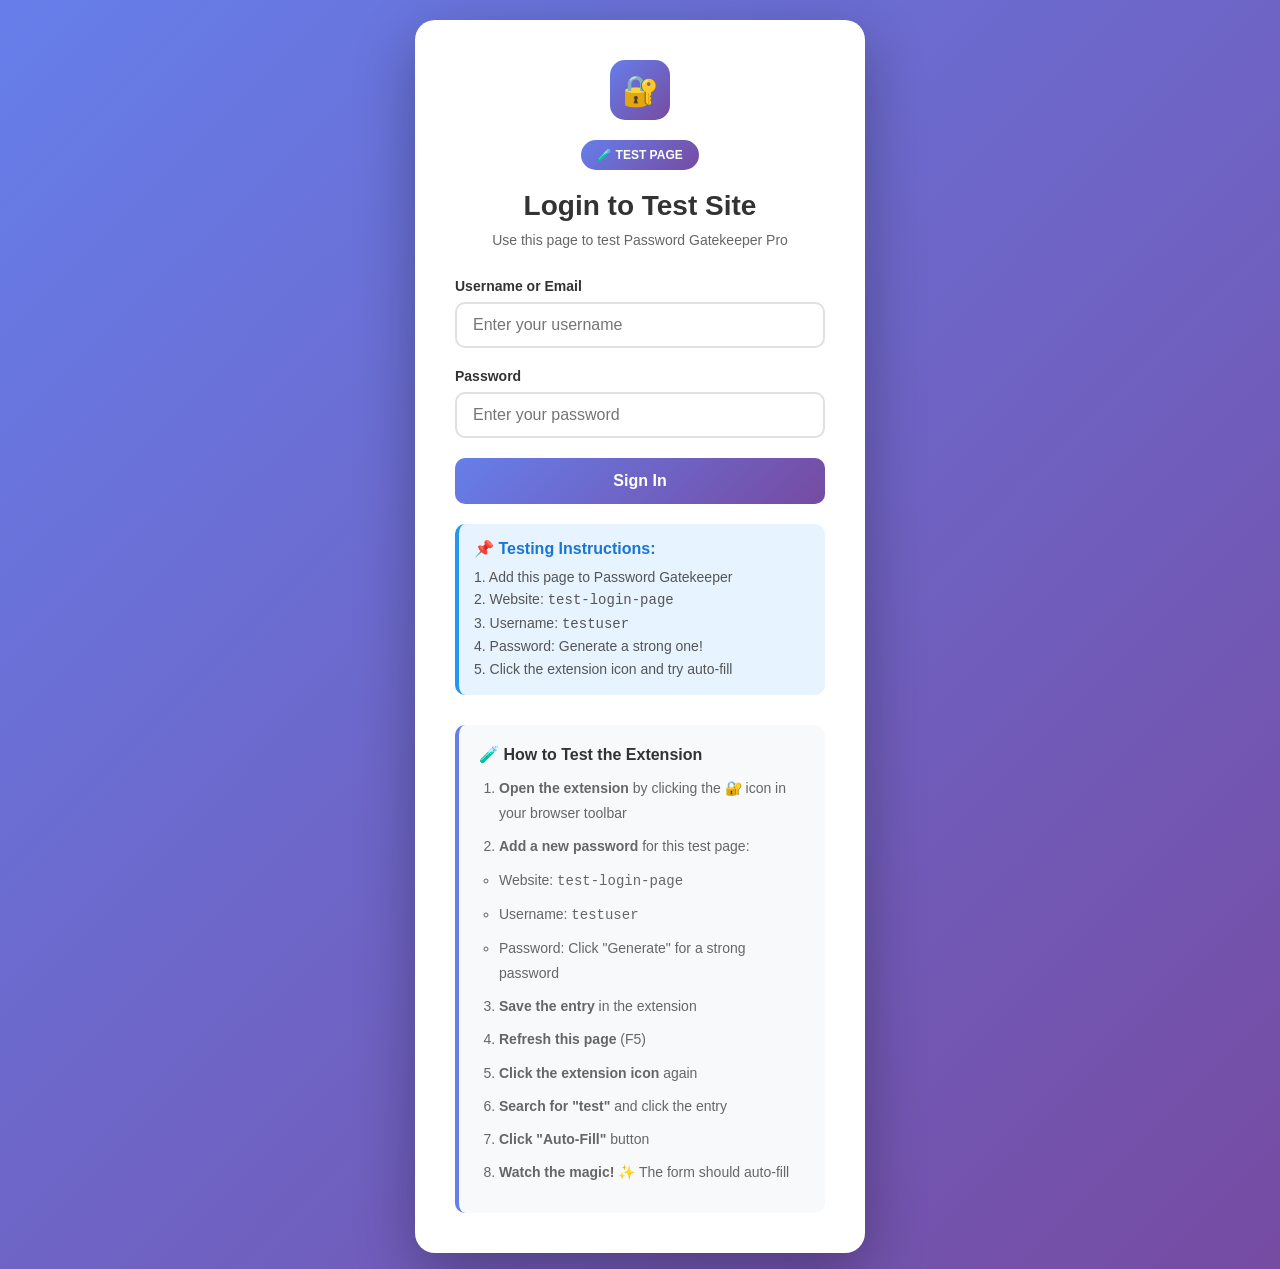
<file: test_login_page.html>
<!DOCTYPE html>
<html lang="en">
<head>
    <meta charset="UTF-8">
    <meta name="viewport" content="width=device-width, initial-scale=1.0">
    <title>Password Gatekeeper - Test Login Page</title>
    <style>
        * {
            margin: 0;
            padding: 0;
            box-sizing: border-box;
        }

        body {
            font-family: 'Segoe UI', Tahoma, Geneva, Verdana, sans-serif;
            background: linear-gradient(135deg, #667eea 0%, #764ba2 100%);
            min-height: 100vh;
            display: flex;
            justify-content: center;
            align-items: center;
            padding: 20px;
        }

        .container {
            background: white;
            border-radius: 20px;
            box-shadow: 0 20px 60px rgba(0, 0, 0, 0.3);
            padding: 40px;
            max-width: 450px;
            width: 100%;
        }

        .header {
            text-align: center;
            margin-bottom: 30px;
        }

        .header h1 {
            color: #333;
            font-size: 28px;
            margin-bottom: 10px;
        }

        .header p {
            color: #666;
            font-size: 14px;
        }

        .test-badge {
            background: linear-gradient(135deg, #667eea 0%, #764ba2 100%);
            color: white;
            padding: 8px 16px;
            border-radius: 20px;
            font-size: 12px;
            font-weight: bold;
            display: inline-block;
            margin-bottom: 20px;
        }

        .form-group {
            margin-bottom: 20px;
        }

        label {
            display: block;
            color: #333;
            font-weight: 600;
            margin-bottom: 8px;
            font-size: 14px;
        }

        input {
            width: 100%;
            padding: 12px 16px;
            border: 2px solid #e0e0e0;
            border-radius: 10px;
            font-size: 16px;
            transition: all 0.3s ease;
        }

        input:focus {
            outline: none;
            border-color: #667eea;
            box-shadow: 0 0 0 3px rgba(102, 126, 234, 0.1);
        }

        .btn {
            width: 100%;
            padding: 14px;
            background: linear-gradient(135deg, #667eea 0%, #764ba2 100%);
            color: white;
            border: none;
            border-radius: 10px;
            font-size: 16px;
            font-weight: 600;
            cursor: pointer;
            transition: transform 0.2s ease, box-shadow 0.2s ease;
        }

        .btn:hover {
            transform: translateY(-2px);
            box-shadow: 0 10px 20px rgba(102, 126, 234, 0.3);
        }

        .btn:active {
            transform: translateY(0);
        }

        .instructions {
            background: #f8f9fa;
            border-left: 4px solid #667eea;
            padding: 20px;
            border-radius: 10px;
            margin-top: 30px;
        }

        .instructions h3 {
            color: #333;
            font-size: 16px;
            margin-bottom: 12px;
        }

        .instructions ol {
            margin-left: 20px;
            color: #666;
            font-size: 14px;
            line-height: 1.8;
        }

        .instructions li {
            margin-bottom: 8px;
        }

        .extension-icon {
            width: 60px;
            height: 60px;
            background: linear-gradient(135deg, #667eea 0%, #764ba2 100%);
            border-radius: 15px;
            display: flex;
            align-items: center;
            justify-content: center;
            margin: 0 auto 20px;
            font-size: 30px;
        }

        .success-message {
            background: #d4edda;
            border: 1px solid #c3e6cb;
            color: #155724;
            padding: 12px;
            border-radius: 10px;
            margin-top: 20px;
            display: none;
        }

        .info-box {
            background: #e7f3ff;
            border-left: 4px solid #2196F3;
            padding: 15px;
            border-radius: 10px;
            margin-top: 20px;
        }

        .info-box strong {
            color: #1976D2;
        }

        .info-box p {
            color: #555;
            font-size: 14px;
            margin-top: 8px;
            line-height: 1.6;
        }
    </style>
</head>
<body>
    <div class="container">
        <div class="extension-icon">🔐</div>
        
        <div class="header">
            <span class="test-badge">🧪 TEST PAGE</span>
            <h1>Login to Test Site</h1>
            <p>Use this page to test Password Gatekeeper Pro</p>
        </div>

        <form id="loginForm" onsubmit="handleSubmit(event)">
            <div class="form-group">
                <label for="username">Username or Email</label>
                <input 
                    type="text" 
                    id="username" 
                    name="username" 
                    placeholder="Enter your username"
                    autocomplete="username"
                >
            </div>

            <div class="form-group">
                <label for="password">Password</label>
                <input 
                    type="password" 
                    id="password" 
                    name="password" 
                    placeholder="Enter your password"
                    autocomplete="current-password"
                >
            </div>

            <button type="submit" class="btn">Sign In</button>
        </form>

        <div class="success-message" id="successMessage">
            ✅ Form submitted successfully! Check console for details.
        </div>

        <div class="info-box">
            <strong>📌 Testing Instructions:</strong>
            <p>
                1. Add this page to Password Gatekeeper<br>
                2. Website: <code>test-login-page</code><br>
                3. Username: <code>testuser</code><br>
                4. Password: Generate a strong one!<br>
                5. Click the extension icon and try auto-fill
            </p>
        </div>

        <div class="instructions">
            <h3>🧪 How to Test the Extension</h3>
            <ol>
                <li><strong>Open the extension</strong> by clicking the 🔐 icon in your browser toolbar</li>
                <li><strong>Add a new password</strong> for this test page:
                    <ul style="margin-top: 8px;">
                        <li>Website: <code>test-login-page</code></li>
                        <li>Username: <code>testuser</code></li>
                        <li>Password: Click "Generate" for a strong password</li>
                    </ul>
                </li>
                <li><strong>Save the entry</strong> in the extension</li>
                <li><strong>Refresh this page</strong> (F5)</li>
                <li><strong>Click the extension icon</strong> again</li>
                <li><strong>Search for "test"</strong> and click the entry</li>
                <li><strong>Click "Auto-Fill"</strong> button</li>
                <li><strong>Watch the magic!</strong> ✨ The form should auto-fill</li>
            </ol>
        </div>
    </div>

    <script>
        function handleSubmit(event) {
            event.preventDefault();
            
            const username = document.getElementById('username').value;
            const password = document.getElementById('password').value;
            
            console.log('=== Form Submission ===');
            console.log('Username:', username);
            console.log('Password:', password ? '***' + password.slice(-3) : '(empty)');
            console.log('Password Length:', password.length);
            
            const successMsg = document.getElementById('successMessage');
            successMsg.style.display = 'block';
            
            setTimeout(() => {
                successMsg.style.display = 'none';
            }, 3000);
        }

        // Detect when fields are auto-filled
        const usernameField = document.getElementById('username');
        const passwordField = document.getElementById('password');

        const observer = new MutationObserver(() => {
            if (usernameField.value || passwordField.value) {
                console.log('🎉 Auto-fill detected!');
                console.log('Username field:', usernameField.value ? 'Filled' : 'Empty');
                console.log('Password field:', passwordField.value ? 'Filled' : 'Empty');
            }
        });

        observer.observe(usernameField, { attributes: true, attributeFilter: ['value'] });
        observer.observe(passwordField, { attributes: true, attributeFilter: ['value'] });

        // Also listen for input events
        usernameField.addEventListener('input', () => {
            console.log('Username changed:', usernameField.value);
        });

        passwordField.addEventListener('input', () => {
            console.log('Password changed: ***');
        });

        console.log('🔐 Password Gatekeeper Test Page Loaded');
        console.log('📝 This page is ready for auto-fill testing');
    </script>
</body>
</html>
</file>
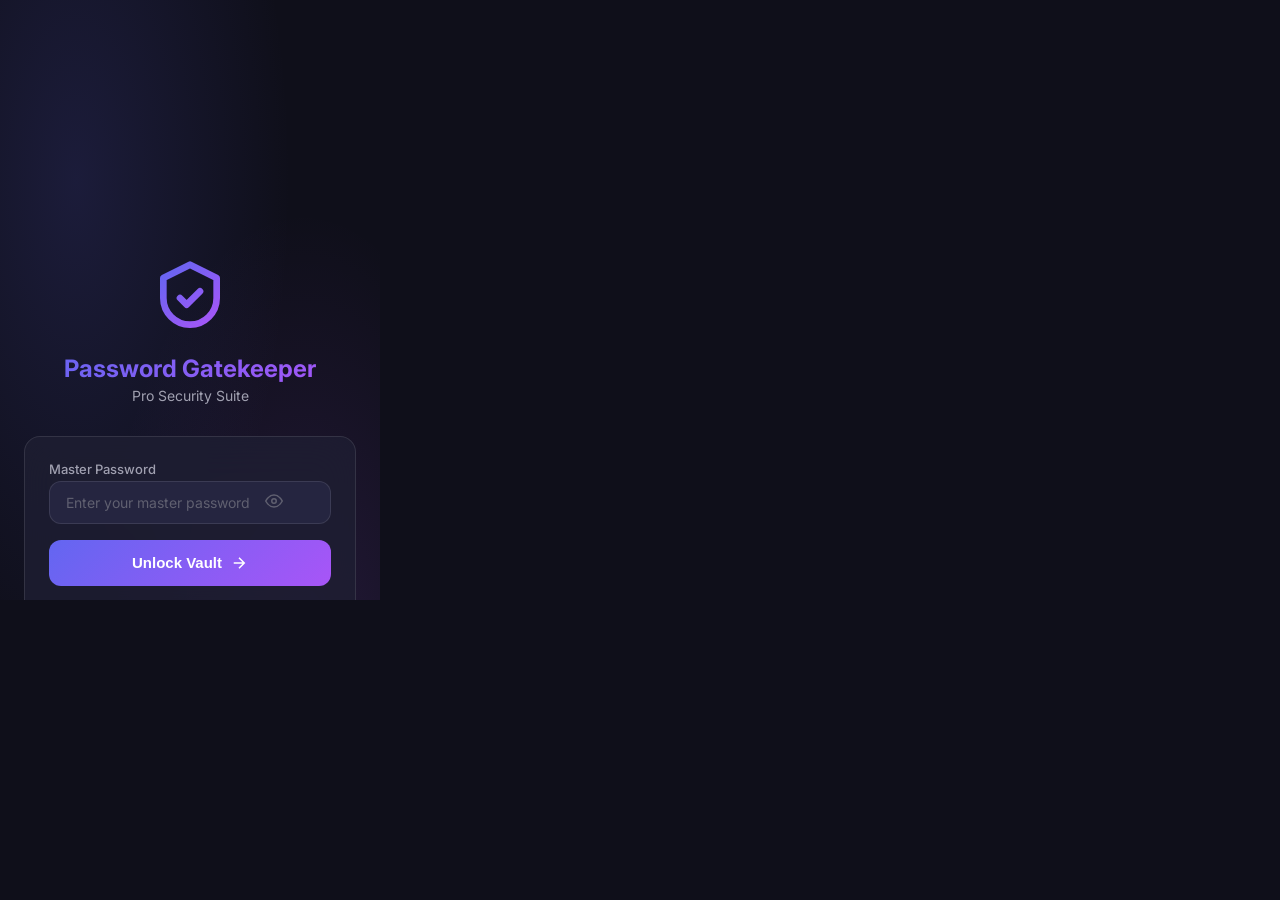
<file: extension/popup/popup.html>
<!DOCTYPE html>
<html lang="en">
<head>
    <meta charset="UTF-8">
    <meta name="viewport" content="width=device-width, initial-scale=1.0">
    <title>Password Gatekeeper Pro</title>
    <link rel="stylesheet" href="popup.css">
    <link href="https://fonts.googleapis.com/css2?family=Inter:wght@300;400;500;600;700&display=swap" rel="stylesheet">
</head>
<body>
    <!-- Lock Screen -->
    <div id="lockScreen" class="screen active">
        <div class="lock-container">
            <div class="logo-container">
                <div class="logo-icon">
                    <svg viewBox="0 0 24 24" fill="none" xmlns="http://www.w3.org/2000/svg">
                        <path d="M12 2L4 6V12C4 16.4183 7.58172 20 12 20C16.4183 20 20 16.4183 20 12V6L12 2Z" stroke="url(#gradient)" stroke-width="2" stroke-linecap="round" stroke-linejoin="round"/>
                        <path d="M9 12L11 14L15 10" stroke="url(#gradient)" stroke-width="2" stroke-linecap="round" stroke-linejoin="round"/>
                        <defs>
                            <linearGradient id="gradient" x1="4" y1="2" x2="20" y2="20" gradientUnits="userSpaceOnUse">
                                <stop stop-color="#6366f1"/>
                                <stop offset="1" stop-color="#a855f7"/>
                            </linearGradient>
                        </defs>
                    </svg>
                </div>
                <h1 class="app-title">Password Gatekeeper</h1>
                <p class="app-subtitle">Pro Security Suite</p>
            </div>
            
            <div class="auth-form">
                <div id="loginForm" class="form-section active">
                    <div class="input-group">
                        <label for="masterPassword">Master Password</label>
                        <div class="input-wrapper">
                            <input type="password" id="masterPassword" placeholder="Enter your master password" autocomplete="off">
                            <button type="button" class="toggle-password" data-target="masterPassword">
                                <svg class="eye-icon" viewBox="0 0 24 24"><path d="M1 12s4-8 11-8 11 8 11 8-4 8-11 8-11-8-11-8z"/><circle cx="12" cy="12" r="3"/></svg>
                            </button>
                        </div>
                    </div>
                    <button id="unlockBtn" class="primary-btn">
                        <span>Unlock Vault</span>
                        <svg viewBox="0 0 24 24"><path d="M5 12h14M12 5l7 7-7 7"/></svg>
                    </button>
                    <p class="form-switch">New user? <a href="#" id="showRegister">Create vault</a></p>
                </div>
                
                <div id="registerForm" class="form-section">
                    <div class="input-group">
                        <label for="newMasterPassword">Create Master Password</label>
                        <div class="input-wrapper">
                            <input type="password" id="newMasterPassword" placeholder="Create a strong password" autocomplete="off">
                            <button type="button" class="toggle-password" data-target="newMasterPassword">
                                <svg class="eye-icon" viewBox="0 0 24 24"><path d="M1 12s4-8 11-8 11 8 11 8-4 8-11 8-11-8-11-8z"/><circle cx="12" cy="12" r="3"/></svg>
                            </button>
                        </div>
                        <div id="passwordStrengthMeter" class="strength-meter">
                            <div class="strength-bar"></div>
                            <span class="strength-text"></span>
                        </div>
                    </div>
                    <div class="input-group">
                        <label for="confirmMasterPassword">Confirm Master Password</label>
                        <div class="input-wrapper">
                            <input type="password" id="confirmMasterPassword" placeholder="Confirm your password" autocomplete="off">
                        </div>
                    </div>
                    <button id="createVaultBtn" class="primary-btn">
                        <span>Create Vault</span>
                        <svg viewBox="0 0 24 24"><path d="M12 5v14M5 12h14"/></svg>
                    </button>
                    <p class="form-switch">Already have a vault? <a href="#" id="showLogin">Unlock it</a></p>
                </div>
            </div>
        </div>
    </div>

    <!-- Main Dashboard -->
    <div id="mainScreen" class="screen">
        <!-- Header -->
        <header class="header">
            <div class="header-left">
                <div class="mini-logo">
                    <svg viewBox="0 0 24 24" fill="none">
                        <path d="M12 2L4 6V12C4 16.4183 7.58172 20 12 20C16.4183 20 20 16.4183 20 12V6L12 2Z" stroke="url(#miniGrad)" stroke-width="2"/>
                        <path d="M9 12L11 14L15 10" stroke="url(#miniGrad)" stroke-width="2"/>
                        <defs><linearGradient id="miniGrad" x1="4" y1="2" x2="20" y2="20"><stop stop-color="#6366f1"/><stop offset="1" stop-color="#a855f7"/></linearGradient></defs>
                    </svg>
                </div>
                <span class="header-title">Password Vault</span>
            </div>
            <div class="header-actions">
                <button id="syncBtn" class="icon-btn" title="Sync">
                    <svg viewBox="0 0 24 24"><path d="M23 4v6h-6M1 20v-6h6"/><path d="M3.51 9a9 9 0 0114.85-3.36L23 10M1 14l4.64 4.36A9 9 0 0020.49 15"/></svg>
                </button>
                <button id="settingsBtn" class="icon-btn" title="Settings">
                    <svg viewBox="0 0 24 24"><circle cx="12" cy="12" r="3"/><path d="M19.4 15a1.65 1.65 0 00.33 1.82l.06.06a2 2 0 010 2.83 2 2 0 01-2.83 0l-.06-.06a1.65 1.65 0 00-1.82-.33 1.65 1.65 0 00-1 1.51V21a2 2 0 01-2 2 2 2 0 01-2-2v-.09A1.65 1.65 0 009 19.4a1.65 1.65 0 00-1.82.33l-.06.06a2 2 0 01-2.83 0 2 2 0 010-2.83l.06-.06a1.65 1.65 0 00.33-1.82 1.65 1.65 0 00-1.51-1H3a2 2 0 01-2-2 2 2 0 012-2h.09A1.65 1.65 0 004.6 9a1.65 1.65 0 00-.33-1.82l-.06-.06a2 2 0 010-2.83 2 2 0 012.83 0l.06.06a1.65 1.65 0 001.82.33H9a1.65 1.65 0 001-1.51V3a2 2 0 012-2 2 2 0 012 2v.09a1.65 1.65 0 001 1.51 1.65 1.65 0 001.82-.33l.06-.06a2 2 0 012.83 0 2 2 0 010 2.83l-.06.06a1.65 1.65 0 00-.33 1.82V9a1.65 1.65 0 001.51 1H21a2 2 0 012 2 2 2 0 01-2 2h-.09a1.65 1.65 0 00-1.51 1z"/></svg>
                </button>
                <button id="lockBtn" class="icon-btn" title="Lock Vault">
                    <svg viewBox="0 0 24 24"><rect x="3" y="11" width="18" height="11" rx="2" ry="2"/><path d="M7 11V7a5 5 0 0110 0v4"/></svg>
                </button>
            </div>
        </header>

        <!-- Navigation Tabs -->
        <nav class="nav-tabs">
            <button class="nav-tab active" data-tab="passwords">
                <svg viewBox="0 0 24 24"><rect x="3" y="11" width="18" height="11" rx="2"/><path d="M7 11V7a5 5 0 0110 0v4"/></svg>
                <span>Passwords</span>
            </button>
            <button class="nav-tab" data-tab="generator">
                <svg viewBox="0 0 24 24"><path d="M12 2v4M12 18v4M4.93 4.93l2.83 2.83M16.24 16.24l2.83 2.83M2 12h4M18 12h4M4.93 19.07l2.83-2.83M16.24 7.76l2.83-2.83"/></svg>
                <span>Generator</span>
            </button>
            <button class="nav-tab" data-tab="security">
                <svg viewBox="0 0 24 24"><path d="M12 22s8-4 8-10V5l-8-3-8 3v7c0 6 8 10 8 10z"/></svg>
                <span>Security</span>
            </button>
        </nav>

        <!-- Tab Content -->
        <main class="tab-content">
            <!-- Passwords Tab -->
            <section id="passwordsTab" class="tab-panel active">
                <div class="search-bar">
                    <svg viewBox="0 0 24 24"><circle cx="11" cy="11" r="8"/><path d="M21 21l-4.35-4.35"/></svg>
                    <input type="text" id="searchPasswords" placeholder="Search passwords...">
                </div>
                
                <div id="passwordList" class="password-list">
                    <!-- Password entries will be dynamically inserted here -->
                </div>
                
                <button id="addPasswordBtn" class="fab">
                    <svg viewBox="0 0 24 24"><path d="M12 5v14M5 12h14"/></svg>
                </button>
            </section>

            <!-- Generator Tab -->
            <section id="generatorTab" class="tab-panel">
                <div class="generator-container">
                    <div class="generated-password-display">
                        <input type="text" id="generatedPassword" readonly placeholder="Click generate">
                        <button id="copyPassword" class="copy-btn" title="Copy">
                            <svg viewBox="0 0 24 24"><rect x="9" y="9" width="13" height="13" rx="2"/><path d="M5 15H4a2 2 0 01-2-2V4a2 2 0 012-2h9a2 2 0 012 2v1"/></svg>
                        </button>
                        <button id="regeneratePassword" class="regenerate-btn" title="Regenerate">
                            <svg viewBox="0 0 24 24"><path d="M23 4v6h-6M1 20v-6h6"/><path d="M3.51 9a9 9 0 0114.85-3.36L23 10M1 14l4.64 4.36A9 9 0 0020.49 15"/></svg>
                        </button>
                    </div>
                    
                    <div class="strength-indicator" id="generatorStrength">
                        <div class="strength-segments">
                            <div class="segment"></div>
                            <div class="segment"></div>
                            <div class="segment"></div>
                            <div class="segment"></div>
                        </div>
                        <span class="strength-label">Strong</span>
                    </div>

                    <div class="generator-options">
                        <div class="option-row">
                            <label for="passwordLength">Password Length</label>
                            <div class="slider-container">
                                <input type="range" id="passwordLength" min="8" max="64" value="16">
                                <span id="lengthValue">16</span>
                            </div>
                        </div>
                        
                        <div class="option-group">
                            <label class="checkbox-label">
                                <input type="checkbox" id="includeUppercase" checked>
                                <span class="checkmark"></span>
                                <span>Uppercase (A-Z)</span>
                            </label>
                            <label class="checkbox-label">
                                <input type="checkbox" id="includeLowercase" checked>
                                <span class="checkmark"></span>
                                <span>Lowercase (a-z)</span>
                            </label>
                            <label class="checkbox-label">
                                <input type="checkbox" id="includeNumbers" checked>
                                <span class="checkmark"></span>
                                <span>Numbers (0-9)</span>
                            </label>
                            <label class="checkbox-label">
                                <input type="checkbox" id="includeSymbols" checked>
                                <span class="checkmark"></span>
                                <span>Symbols (!@#$%)</span>
                            </label>
                        </div>
                        
                        <button id="generateBtn" class="primary-btn generate-btn">
                            <svg viewBox="0 0 24 24"><path d="M12 2v4M12 18v4M4.93 4.93l2.83 2.83M16.24 16.24l2.83 2.83M2 12h4M18 12h4"/></svg>
                            <span>Generate Password</span>
                        </button>
                    </div>
                </div>
            </section>

            <!-- Security Tab -->
            <section id="securityTab" class="tab-panel">
                <div class="security-dashboard">
                    <div class="security-score-card">
                        <div class="score-circle">
                            <svg viewBox="0 0 100 100">
                                <circle cx="50" cy="50" r="45" class="score-bg"/>
                                <circle cx="50" cy="50" r="45" class="score-progress" id="securityScoreCircle"/>
                            </svg>
                            <div class="score-value">
                                <span id="securityScore">--</span>
                                <span class="score-label">Security Score</span>
                            </div>
                        </div>
                    </div>
                    
                    <div class="security-alerts" id="securityAlerts">
                        <!-- Security alerts will be dynamically inserted -->
                    </div>
                    
                    <div class="security-actions">
                        <button id="checkBreachesBtn" class="secondary-btn">
                            <svg viewBox="0 0 24 24"><path d="M12 22s8-4 8-10V5l-8-3-8 3v7c0 6 8 10 8 10z"/><path d="M12 8v4M12 16h.01"/></svg>
                            <span>Check for Breaches</span>
                        </button>
                        <button id="findDuplicatesBtn" class="secondary-btn">
                            <svg viewBox="0 0 24 24"><rect x="9" y="9" width="13" height="13" rx="2"/><path d="M5 15H4a2 2 0 01-2-2V4a2 2 0 012-2h9a2 2 0 012 2v1"/></svg>
                            <span>Find Duplicates</span>
                        </button>
                    </div>
                </div>
            </section>
        </main>
    </div>

    <!-- Add/Edit Password Modal -->
    <div id="passwordModal" class="modal">
        <div class="modal-content">
            <div class="modal-header">
                <h2 id="modalTitle">Add Password</h2>
                <button class="close-modal">&times;</button>
            </div>
            <form id="passwordForm" class="modal-body">
                <div class="input-group">
                    <label for="entryWebsite">Website</label>
                    <input type="text" id="entryWebsite" placeholder="e.g., github.com" required>
                </div>
                <div class="input-group">
                    <label for="entryUsername">Username / Email</label>
                    <input type="text" id="entryUsername" placeholder="Enter username or email" required>
                </div>
                <div class="input-group">
                    <label for="entryPassword">Password</label>
                    <div class="input-wrapper">
                        <input type="password" id="entryPassword" placeholder="Enter password" required>
                        <button type="button" class="toggle-password" data-target="entryPassword">
                            <svg class="eye-icon" viewBox="0 0 24 24"><path d="M1 12s4-8 11-8 11 8 11 8-4 8-11 8-11-8-11-8z"/><circle cx="12" cy="12" r="3"/></svg>
                        </button>
                        <button type="button" id="generateForEntry" class="generate-inline-btn" title="Generate Password">
                            <svg viewBox="0 0 24 24"><path d="M12 2v4M12 18v4M4.93 4.93l2.83 2.83M16.24 16.24l2.83 2.83"/></svg>
                        </button>
                    </div>
                    <div class="entry-strength-meter">
                        <div class="strength-bar" id="entryStrengthBar"></div>
                    </div>
                </div>
                <div class="input-group">
                    <label for="entryNotes">Notes (Optional)</label>
                    <textarea id="entryNotes" placeholder="Add any additional notes..."></textarea>
                </div>
                <div class="input-group">
                    <label for="entryTags">Tags</label>
                    <input type="text" id="entryTags" placeholder="e.g., work, personal (comma separated)">
                </div>
                <input type="hidden" id="entryId">
                <div class="modal-actions">
                    <button type="button" class="secondary-btn cancel-btn">Cancel</button>
                    <button type="submit" class="primary-btn save-btn">Save Password</button>
                </div>
            </form>
        </div>
    </div>

    <!-- Settings Modal -->
    <div id="settingsModal" class="modal">
        <div class="modal-content">
            <div class="modal-header">
                <h2>Settings</h2>
                <button class="close-modal">&times;</button>
            </div>
            <div class="modal-body settings-body">
                <div class="settings-section">
                    <h3>Sync Settings</h3>
                    <div class="input-group">
                        <label for="apiUrl">API Server URL</label>
                        <input type="url" id="apiUrl" placeholder="http://localhost:5000">
                    </div>
                    <div class="input-group">
                        <label for="syncEmail">Email</label>
                        <input type="email" id="syncEmail" placeholder="your@email.com">
                    </div>
                    <div class="input-group">
                        <label for="syncPassword">API Password</label>
                        <input type="password" id="syncPassword" placeholder="Your API password">
                    </div>
                    <button id="testConnectionBtn" class="secondary-btn">Test Connection</button>
                </div>
                
                <div class="settings-section">
                    <h3>Security</h3>
                    <div class="option-row">
                        <label>Auto-lock after (minutes)</label>
                        <select id="autoLockTime">
                            <option value="1">1 minute</option>
                            <option value="5" selected>5 minutes</option>
                            <option value="15">15 minutes</option>
                            <option value="30">30 minutes</option>
                            <option value="0">Never</option>
                        </select>
                    </div>
                    <label class="checkbox-label">
                        <input type="checkbox" id="clearClipboard" checked>
                        <span class="checkmark"></span>
                        <span>Clear clipboard after 30 seconds</span>
                    </label>
                </div>
                
                <div class="settings-section">
                    <h3>Data Management</h3>
                    <div class="button-row">
                        <button id="exportBtn" class="secondary-btn">
                            <svg viewBox="0 0 24 24"><path d="M21 15v4a2 2 0 01-2 2H5a2 2 0 01-2-2v-4M17 8l-5-5-5 5M12 3v12"/></svg>
                            Export Vault
                        </button>
                        <button id="importBtn" class="secondary-btn">
                            <svg viewBox="0 0 24 24"><path d="M21 15v4a2 2 0 01-2 2H5a2 2 0 01-2-2v-4M7 10l5 5 5-5M12 15V3"/></svg>
                            Import Vault
                        </button>
                    </div>
                    <input type="file" id="importFile" accept=".json" style="display:none">
                </div>
                
                <div class="settings-section danger-zone">
                    <h3>Danger Zone</h3>
                    <button id="resetVaultBtn" class="danger-btn">Reset Vault</button>
                </div>
            </div>
        </div>
    </div>

    <!-- Toast Notification -->
    <div id="toast" class="toast">
        <span class="toast-message"></span>
    </div>

    <!-- Scripts -->
    <script type="module" src="popup.js"></script>
</body>
</html>
</file>
<file: extension/popup/popup.css>
/* ============================================
   Password Gatekeeper Pro - Popup Styles
   Premium Dark Theme with Glassmorphism
   ============================================ */

:root {
    /* Color Palette */
    --bg-primary: #0f0f1a;
    --bg-secondary: #1a1a2e;
    --bg-tertiary: #252540;
    --bg-glass: rgba(30, 30, 50, 0.8);
    --bg-glass-light: rgba(50, 50, 80, 0.4);
    
    --text-primary: #ffffff;
    --text-secondary: #a0a0b0;
    --text-muted: #606070;
    
    --accent-primary: #6366f1;
    --accent-secondary: #a855f7;
    --accent-gradient: linear-gradient(135deg, #6366f1 0%, #a855f7 100%);
    
    --success: #22c55e;
    --warning: #f59e0b;
    --error: #ef4444;
    --info: #3b82f6;
    
    --border-color: rgba(255, 255, 255, 0.1);
    --shadow-color: rgba(0, 0, 0, 0.3);
    
    /* Spacing */
    --spacing-xs: 4px;
    --spacing-sm: 8px;
    --spacing-md: 16px;
    --spacing-lg: 24px;
    --spacing-xl: 32px;
    
    /* Border Radius */
    --radius-sm: 6px;
    --radius-md: 12px;
    --radius-lg: 16px;
    --radius-full: 50%;
    
    /* Transitions */
    --transition-fast: 0.15s ease;
    --transition-normal: 0.25s ease;
    --transition-slow: 0.4s ease;
}

* {
    margin: 0;
    padding: 0;
    box-sizing: border-box;
}

html, body {
    width: 380px;
    min-height: 550px;
    max-height: 600px;
    overflow: hidden;
    font-family: 'Inter', -apple-system, BlinkMacSystemFont, 'Segoe UI', Roboto, sans-serif;
    background: var(--bg-primary);
    color: var(--text-primary);
}

/* ============================================
   Scrollbar Styling
   ============================================ */

::-webkit-scrollbar {
    width: 6px;
}

::-webkit-scrollbar-track {
    background: transparent;
}

::-webkit-scrollbar-thumb {
    background: var(--bg-tertiary);
    border-radius: var(--radius-full);
}

::-webkit-scrollbar-thumb:hover {
    background: var(--accent-primary);
}

/* ============================================
   Screen Layouts
   ============================================ */

.screen {
    display: none;
    flex-direction: column;
    height: 100vh;
}

.screen.active {
    display: flex;
}

/* ============================================
   Lock Screen
   ============================================ */

#lockScreen {
    background: var(--bg-primary);
    background-image: 
        radial-gradient(ellipse at 20% 20%, rgba(99, 102, 241, 0.15) 0%, transparent 50%),
        radial-gradient(ellipse at 80% 80%, rgba(168, 85, 247, 0.15) 0%, transparent 50%);
}

.lock-container {
    flex: 1;
    display: flex;
    flex-direction: column;
    justify-content: center;
    padding: var(--spacing-lg);
}

.logo-container {
    text-align: center;
    margin-bottom: var(--spacing-xl);
}

.logo-icon {
    width: 80px;
    height: 80px;
    margin: 0 auto var(--spacing-md);
    animation: float 3s ease-in-out infinite;
}

.logo-icon svg {
    width: 100%;
    height: 100%;
}

@keyframes float {
    0%, 100% { transform: translateY(0); }
    50% { transform: translateY(-10px); }
}

.app-title {
    font-size: 24px;
    font-weight: 700;
    background: var(--accent-gradient);
    -webkit-background-clip: text;
    -webkit-text-fill-color: transparent;
    background-clip: text;
    margin-bottom: var(--spacing-xs);
}

.app-subtitle {
    font-size: 14px;
    color: var(--text-secondary);
    font-weight: 400;
}

/* ============================================
   Form Styling
   ============================================ */

.auth-form {
    background: var(--bg-glass);
    backdrop-filter: blur(20px);
    border: 1px solid var(--border-color);
    border-radius: var(--radius-lg);
    padding: var(--spacing-lg);
}

.form-section {
    display: none;
}

.form-section.active {
    display: block;
    animation: fadeIn 0.3s ease;
}

@keyframes fadeIn {
    from { opacity: 0; transform: translateY(10px); }
    to { opacity: 1; transform: translateY(0); }
}

.input-group {
    margin-bottom: var(--spacing-md);
}

.input-group label {
    display: block;
    font-size: 13px;
    font-weight: 500;
    color: var(--text-secondary);
    margin-bottom: var(--spacing-xs);
}

.input-wrapper {
    position: relative;
    display: flex;
    align-items: center;
}

.input-wrapper input,
.input-group input,
.input-group textarea,
.input-group select {
    width: 100%;
    padding: 12px 16px;
    background: var(--bg-tertiary);
    border: 1px solid var(--border-color);
    border-radius: var(--radius-md);
    color: var(--text-primary);
    font-size: 14px;
    font-family: inherit;
    transition: all var(--transition-fast);
}

.input-wrapper input {
    padding-right: 80px;
}

.input-group textarea {
    resize: vertical;
    min-height: 80px;
}

.input-group input:focus,
.input-group textarea:focus,
.input-group select:focus {
    outline: none;
    border-color: var(--accent-primary);
    box-shadow: 0 0 0 3px rgba(99, 102, 241, 0.2);
}

.input-group input::placeholder,
.input-group textarea::placeholder {
    color: var(--text-muted);
}

.toggle-password,
.generate-inline-btn {
    position: absolute;
    right: 8px;
    background: transparent;
    border: none;
    cursor: pointer;
    padding: var(--spacing-sm);
    color: var(--text-muted);
    transition: color var(--transition-fast);
}

.toggle-password {
    right: 40px;
}

.toggle-password:hover,
.generate-inline-btn:hover {
    color: var(--accent-primary);
}

.toggle-password svg,
.generate-inline-btn svg {
    width: 18px;
    height: 18px;
    fill: none;
    stroke: currentColor;
    stroke-width: 2;
}

/* Strength Meter */
.strength-meter {
    margin-top: var(--spacing-sm);
    display: flex;
    align-items: center;
    gap: var(--spacing-sm);
}

.strength-bar {
    flex: 1;
    height: 4px;
    background: var(--bg-tertiary);
    border-radius: var(--radius-full);
    overflow: hidden;
    position: relative;
}

.strength-bar::after {
    content: '';
    position: absolute;
    left: 0;
    top: 0;
    height: 100%;
    width: var(--strength, 0%);
    background: var(--strength-color, var(--error));
    transition: all var(--transition-normal);
}

.strength-text {
    font-size: 11px;
    color: var(--text-secondary);
    min-width: 60px;
}

.entry-strength-meter {
    margin-top: var(--spacing-sm);
}

.entry-strength-meter .strength-bar {
    height: 3px;
}

/* ============================================
   Buttons
   ============================================ */

.primary-btn {
    width: 100%;
    padding: 14px 20px;
    background: var(--accent-gradient);
    border: none;
    border-radius: var(--radius-md);
    color: white;
    font-size: 15px;
    font-weight: 600;
    cursor: pointer;
    display: flex;
    align-items: center;
    justify-content: center;
    gap: var(--spacing-sm);
    transition: all var(--transition-fast);
    position: relative;
    overflow: hidden;
}

.primary-btn::before {
    content: '';
    position: absolute;
    top: 0;
    left: -100%;
    width: 100%;
    height: 100%;
    background: linear-gradient(90deg, transparent, rgba(255,255,255,0.2), transparent);
    transition: left 0.5s;
}

.primary-btn:hover::before {
    left: 100%;
}

.primary-btn:hover {
    transform: translateY(-2px);
    box-shadow: 0 8px 25px rgba(99, 102, 241, 0.4);
}

.primary-btn:active {
    transform: translateY(0);
}

.primary-btn svg {
    width: 18px;
    height: 18px;
    fill: none;
    stroke: currentColor;
    stroke-width: 2;
}

.secondary-btn {
    padding: 10px 16px;
    background: var(--bg-tertiary);
    border: 1px solid var(--border-color);
    border-radius: var(--radius-md);
    color: var(--text-primary);
    font-size: 13px;
    font-weight: 500;
    cursor: pointer;
    display: inline-flex;
    align-items: center;
    gap: var(--spacing-sm);
    transition: all var(--transition-fast);
}

.secondary-btn:hover {
    background: var(--bg-glass-light);
    border-color: var(--accent-primary);
}

.secondary-btn svg {
    width: 16px;
    height: 16px;
    fill: none;
    stroke: currentColor;
    stroke-width: 2;
}

.danger-btn {
    padding: 10px 16px;
    background: rgba(239, 68, 68, 0.1);
    border: 1px solid var(--error);
    border-radius: var(--radius-md);
    color: var(--error);
    font-size: 13px;
    font-weight: 500;
    cursor: pointer;
    transition: all var(--transition-fast);
}

.danger-btn:hover {
    background: var(--error);
    color: white;
}

.icon-btn {
    width: 36px;
    height: 36px;
    background: var(--bg-glass);
    border: 1px solid var(--border-color);
    border-radius: var(--radius-md);
    color: var(--text-secondary);
    cursor: pointer;
    display: flex;
    align-items: center;
    justify-content: center;
    transition: all var(--transition-fast);
}

.icon-btn:hover {
    color: var(--accent-primary);
    border-color: var(--accent-primary);
    background: rgba(99, 102, 241, 0.1);
}

.icon-btn svg {
    width: 18px;
    height: 18px;
    fill: none;
    stroke: currentColor;
    stroke-width: 2;
}

.form-switch {
    text-align: center;
    margin-top: var(--spacing-md);
    font-size: 13px;
    color: var(--text-secondary);
}

.form-switch a {
    color: var(--accent-primary);
    text-decoration: none;
    font-weight: 500;
}

.form-switch a:hover {
    text-decoration: underline;
}

/* ============================================
   Header
   ============================================ */

.header {
    display: flex;
    align-items: center;
    justify-content: space-between;
    padding: var(--spacing-md);
    border-bottom: 1px solid var(--border-color);
    background: var(--bg-secondary);
}

.header-left {
    display: flex;
    align-items: center;
    gap: var(--spacing-sm);
}

.mini-logo {
    width: 28px;
    height: 28px;
}

.mini-logo svg {
    width: 100%;
    height: 100%;
}

.header-title {
    font-size: 16px;
    font-weight: 600;
}

.header-actions {
    display: flex;
    gap: var(--spacing-sm);
}

/* ============================================
   Navigation Tabs
   ============================================ */

.nav-tabs {
    display: flex;
    background: var(--bg-secondary);
    padding: var(--spacing-sm);
    gap: var(--spacing-xs);
}

.nav-tab {
    flex: 1;
    display: flex;
    flex-direction: column;
    align-items: center;
    gap: 4px;
    padding: var(--spacing-sm);
    background: transparent;
    border: none;
    border-radius: var(--radius-md);
    color: var(--text-muted);
    font-size: 11px;
    cursor: pointer;
    transition: all var(--transition-fast);
}

.nav-tab:hover {
    color: var(--text-secondary);
    background: var(--bg-glass-light);
}

.nav-tab.active {
    color: var(--accent-primary);
    background: rgba(99, 102, 241, 0.15);
}

.nav-tab svg {
    width: 20px;
    height: 20px;
    fill: none;
    stroke: currentColor;
    stroke-width: 2;
}

/* ============================================
   Tab Content
   ============================================ */

.tab-content {
    flex: 1;
    overflow: hidden;
    position: relative;
}

.tab-panel {
    display: none;
    height: 100%;
    overflow-y: auto;
    padding: var(--spacing-md);
}

.tab-panel.active {
    display: block;
    animation: fadeIn 0.2s ease;
}

/* ============================================
   Passwords Tab
   ============================================ */

.search-bar {
    position: relative;
    margin-bottom: var(--spacing-md);
}

.search-bar svg {
    position: absolute;
    left: 12px;
    top: 50%;
    transform: translateY(-50%);
    width: 18px;
    height: 18px;
    fill: none;
    stroke: var(--text-muted);
    stroke-width: 2;
}

.search-bar input {
    width: 100%;
    padding: 12px 16px 12px 44px;
    background: var(--bg-tertiary);
    border: 1px solid var(--border-color);
    border-radius: var(--radius-md);
    color: var(--text-primary);
    font-size: 14px;
}

.search-bar input:focus {
    outline: none;
    border-color: var(--accent-primary);
}

.password-list {
    display: flex;
    flex-direction: column;
    gap: var(--spacing-sm);
}

.password-entry {
    display: flex;
    align-items: center;
    padding: var(--spacing-md);
    background: var(--bg-glass);
    border: 1px solid var(--border-color);
    border-radius: var(--radius-md);
    cursor: pointer;
    transition: all var(--transition-fast);
}

.password-entry:hover {
    border-color: var(--accent-primary);
    transform: translateX(4px);
}

.entry-icon {
    width: 40px;
    height: 40px;
    background: var(--accent-gradient);
    border-radius: var(--radius-md);
    display: flex;
    align-items: center;
    justify-content: center;
    font-size: 18px;
    font-weight: 600;
    color: white;
    margin-right: var(--spacing-md);
    text-transform: uppercase;
}

.entry-details {
    flex: 1;
    min-width: 0;
}

.entry-website {
    font-size: 14px;
    font-weight: 600;
    color: var(--text-primary);
    margin-bottom: 2px;
    white-space: nowrap;
    overflow: hidden;
    text-overflow: ellipsis;
}

.entry-username {
    font-size: 12px;
    color: var(--text-secondary);
    white-space: nowrap;
    overflow: hidden;
    text-overflow: ellipsis;
}

.entry-actions {
    display: flex;
    gap: var(--spacing-xs);
    opacity: 0;
    transition: opacity var(--transition-fast);
}

.password-entry:hover .entry-actions {
    opacity: 1;
}

.entry-action-btn {
    width: 32px;
    height: 32px;
    background: var(--bg-tertiary);
    border: none;
    border-radius: var(--radius-sm);
    color: var(--text-secondary);
    cursor: pointer;
    display: flex;
    align-items: center;
    justify-content: center;
    transition: all var(--transition-fast);
}

.entry-action-btn:hover {
    color: var(--accent-primary);
    background: rgba(99, 102, 241, 0.2);
}

.entry-action-btn svg {
    width: 16px;
    height: 16px;
    fill: none;
    stroke: currentColor;
    stroke-width: 2;
}

.entry-action-btn.delete:hover {
    color: var(--error);
    background: rgba(239, 68, 68, 0.2);
}

/* Floating Action Button */
.fab {
    position: absolute;
    bottom: var(--spacing-lg);
    right: var(--spacing-lg);
    width: 56px;
    height: 56px;
    background: var(--accent-gradient);
    border: none;
    border-radius: var(--radius-full);
    color: white;
    cursor: pointer;
    display: flex;
    align-items: center;
    justify-content: center;
    box-shadow: 0 6px 20px rgba(99, 102, 241, 0.4);
    transition: all var(--transition-fast);
}

.fab:hover {
    transform: scale(1.1) rotate(90deg);
    box-shadow: 0 8px 30px rgba(99, 102, 241, 0.5);
}

.fab svg {
    width: 24px;
    height: 24px;
    fill: none;
    stroke: currentColor;
    stroke-width: 2;
}

/* Empty State */
.empty-state {
    text-align: center;
    padding: var(--spacing-xl);
    color: var(--text-muted);
}

.empty-state svg {
    width: 64px;
    height: 64px;
    margin-bottom: var(--spacing-md);
    opacity: 0.5;
}

.empty-state h3 {
    font-size: 16px;
    color: var(--text-secondary);
    margin-bottom: var(--spacing-xs);
}

.empty-state p {
    font-size: 13px;
}

/* ============================================
   Generator Tab
   ============================================ */

.generator-container {
    display: flex;
    flex-direction: column;
    gap: var(--spacing-lg);
}

.generated-password-display {
    display: flex;
    align-items: center;
    background: var(--bg-tertiary);
    border: 1px solid var(--border-color);
    border-radius: var(--radius-md);
    padding: var(--spacing-sm);
}

.generated-password-display input {
    flex: 1;
    background: transparent;
    border: none;
    color: var(--text-primary);
    font-size: 16px;
    font-family: 'Fira Code', monospace;
    padding: var(--spacing-sm);
}

.generated-password-display input:focus {
    outline: none;
}

.copy-btn,
.regenerate-btn {
    width: 36px;
    height: 36px;
    background: var(--bg-glass);
    border: 1px solid var(--border-color);
    border-radius: var(--radius-sm);
    color: var(--text-secondary);
    cursor: pointer;
    display: flex;
    align-items: center;
    justify-content: center;
    margin-left: var(--spacing-xs);
    transition: all var(--transition-fast);
}

.copy-btn:hover,
.regenerate-btn:hover {
    color: var(--accent-primary);
    border-color: var(--accent-primary);
}

.copy-btn svg,
.regenerate-btn svg {
    width: 18px;
    height: 18px;
    fill: none;
    stroke: currentColor;
    stroke-width: 2;
}

.strength-indicator {
    display: flex;
    align-items: center;
    gap: var(--spacing-md);
}

.strength-segments {
    display: flex;
    gap: 4px;
    flex: 1;
}

.strength-segments .segment {
    flex: 1;
    height: 6px;
    background: var(--bg-tertiary);
    border-radius: var(--radius-full);
    transition: background var(--transition-normal);
}

.strength-segments.weak .segment:nth-child(1) { background: var(--error); }

.strength-segments.fair .segment:nth-child(1),
.strength-segments.fair .segment:nth-child(2) { background: var(--warning); }

.strength-segments.good .segment:nth-child(1),
.strength-segments.good .segment:nth-child(2),
.strength-segments.good .segment:nth-child(3) { background: var(--info); }

.strength-segments.strong .segment { background: var(--success); }

.strength-label {
    font-size: 13px;
    font-weight: 500;
    min-width: 60px;
    text-align: right;
}

.generator-options {
    background: var(--bg-glass);
    border: 1px solid var(--border-color);
    border-radius: var(--radius-lg);
    padding: var(--spacing-md);
}

.option-row {
    display: flex;
    justify-content: space-between;
    align-items: center;
    margin-bottom: var(--spacing-md);
}

.option-row label {
    font-size: 13px;
    color: var(--text-secondary);
}

.slider-container {
    display: flex;
    align-items: center;
    gap: var(--spacing-sm);
}

.slider-container input[type="range"] {
    width: 120px;
    -webkit-appearance: none;
    appearance: none;
    height: 6px;
    background: var(--bg-tertiary);
    border-radius: var(--radius-full);
    outline: none;
}

.slider-container input[type="range"]::-webkit-slider-thumb {
    -webkit-appearance: none;
    appearance: none;
    width: 18px;
    height: 18px;
    background: var(--accent-gradient);
    border-radius: var(--radius-full);
    cursor: pointer;
    box-shadow: 0 2px 8px rgba(99, 102, 241, 0.4);
}

.slider-container span {
    min-width: 30px;
    text-align: center;
    font-size: 14px;
    font-weight: 600;
    color: var(--accent-primary);
}

.option-group {
    display: grid;
    grid-template-columns: 1fr 1fr;
    gap: var(--spacing-sm);
    margin-bottom: var(--spacing-md);
}

.checkbox-label {
    display: flex;
    align-items: center;
    gap: var(--spacing-sm);
    font-size: 13px;
    color: var(--text-secondary);
    cursor: pointer;
    padding: var(--spacing-sm);
    border-radius: var(--radius-sm);
    transition: background var(--transition-fast);
}

.checkbox-label:hover {
    background: var(--bg-glass-light);
}

.checkbox-label input {
    display: none;
}

.checkmark {
    width: 18px;
    height: 18px;
    background: var(--bg-tertiary);
    border: 2px solid var(--border-color);
    border-radius: var(--radius-sm);
    display: flex;
    align-items: center;
    justify-content: center;
    transition: all var(--transition-fast);
}

.checkbox-label input:checked + .checkmark {
    background: var(--accent-gradient);
    border-color: var(--accent-primary);
}

.checkbox-label input:checked + .checkmark::after {
    content: '✓';
    color: white;
    font-size: 12px;
    font-weight: 700;
}

.generate-btn {
    margin-top: var(--spacing-sm);
}

.generate-btn svg {
    animation: spin 8s linear infinite;
}

@keyframes spin {
    from { transform: rotate(0deg); }
    to { transform: rotate(360deg); }
}

/* ============================================
   Security Tab
   ============================================ */

.security-dashboard {
    display: flex;
    flex-direction: column;
    gap: var(--spacing-lg);
}

.security-score-card {
    display: flex;
    justify-content: center;
    padding: var(--spacing-md);
}

.score-circle {
    position: relative;
    width: 140px;
    height: 140px;
}

.score-circle svg {
    width: 100%;
    height: 100%;
    transform: rotate(-90deg);
}

.score-bg {
    fill: none;
    stroke: var(--bg-tertiary);
    stroke-width: 8;
}

.score-progress {
    fill: none;
    stroke: url(#scoreGradient);
    stroke-width: 8;
    stroke-linecap: round;
    stroke-dasharray: 283;
    stroke-dashoffset: 283;
    transition: stroke-dashoffset 1s ease;
}

.score-value {
    position: absolute;
    top: 50%;
    left: 50%;
    transform: translate(-50%, -50%);
    text-align: center;
}

.score-value span:first-child {
    display: block;
    font-size: 36px;
    font-weight: 700;
    background: var(--accent-gradient);
    -webkit-background-clip: text;
    -webkit-text-fill-color: transparent;
}

.score-label {
    font-size: 11px;
    color: var(--text-muted);
}

.security-alerts {
    display: flex;
    flex-direction: column;
    gap: var(--spacing-sm);
}

.alert-item {
    display: flex;
    align-items: center;
    gap: var(--spacing-md);
    padding: var(--spacing-md);
    background: var(--bg-glass);
    border: 1px solid var(--border-color);
    border-radius: var(--radius-md);
    border-left: 3px solid var(--error);
}

.alert-item.warning {
    border-left-color: var(--warning);
}

.alert-item.info {
    border-left-color: var(--info);
}

.alert-item.success {
    border-left-color: var(--success);
}

.alert-icon {
    width: 32px;
    height: 32px;
    display: flex;
    align-items: center;
    justify-content: center;
    border-radius: var(--radius-full);
    background: rgba(239, 68, 68, 0.1);
    color: var(--error);
}

.alert-item.warning .alert-icon {
    background: rgba(245, 158, 11, 0.1);
    color: var(--warning);
}

.alert-icon svg {
    width: 18px;
    height: 18px;
    fill: none;
    stroke: currentColor;
    stroke-width: 2;
}

.alert-content {
    flex: 1;
}

.alert-title {
    font-size: 13px;
    font-weight: 600;
    color: var(--text-primary);
    margin-bottom: 2px;
}

.alert-description {
    font-size: 11px;
    color: var(--text-secondary);
}

.security-actions {
    display: flex;
    gap: var(--spacing-sm);
}

.security-actions .secondary-btn {
    flex: 1;
    justify-content: center;
}

/* ============================================
   Modal
   ============================================ */

.modal {
    display: none;
    position: fixed;
    top: 0;
    left: 0;
    width: 100%;
    height: 100%;
    background: rgba(0, 0, 0, 0.7);
    z-index: 1000;
    backdrop-filter: blur(4px);
}

.modal.active {
    display: flex;
    align-items: center;
    justify-content: center;
    animation: fadeIn 0.2s ease;
}

.modal-content {
    width: 350px;
    max-height: 90vh;
    background: var(--bg-secondary);
    border: 1px solid var(--border-color);
    border-radius: var(--radius-lg);
    overflow: hidden;
    animation: slideUp 0.3s ease;
}

@keyframes slideUp {
    from { opacity: 0; transform: translateY(20px); }
    to { opacity: 1; transform: translateY(0); }
}

.modal-header {
    display: flex;
    align-items: center;
    justify-content: space-between;
    padding: var(--spacing-md);
    border-bottom: 1px solid var(--border-color);
}

.modal-header h2 {
    font-size: 18px;
    font-weight: 600;
}

.close-modal {
    width: 32px;
    height: 32px;
    background: transparent;
    border: none;
    color: var(--text-muted);
    font-size: 24px;
    cursor: pointer;
    display: flex;
    align-items: center;
    justify-content: center;
    border-radius: var(--radius-sm);
    transition: all var(--transition-fast);
}

.close-modal:hover {
    color: var(--text-primary);
    background: var(--bg-tertiary);
}

.modal-body {
    padding: var(--spacing-md);
    max-height: 400px;
    overflow-y: auto;
}

.modal-actions {
    display: flex;
    gap: var(--spacing-sm);
    margin-top: var(--spacing-md);
}

.modal-actions button {
    flex: 1;
}

/* Settings Modal */
.settings-body {
    display: flex;
    flex-direction: column;
    gap: var(--spacing-md);
}

.settings-section {
    padding: var(--spacing-md);
    background: var(--bg-glass);
    border: 1px solid var(--border-color);
    border-radius: var(--radius-md);
}

.settings-section h3 {
    font-size: 14px;
    font-weight: 600;
    margin-bottom: var(--spacing-md);
    color: var(--text-secondary);
}

.settings-section select {
    padding: 8px 12px;
    background: var(--bg-tertiary);
    border: 1px solid var(--border-color);
    border-radius: var(--radius-sm);
    color: var(--text-primary);
    font-size: 13px;
}

.button-row {
    display: flex;
    gap: var(--spacing-sm);
}

.button-row button {
    flex: 1;
}

.danger-zone {
    border-color: rgba(239, 68, 68, 0.3);
}

.danger-zone h3 {
    color: var(--error);
}

/* ============================================
   Toast Notification
   ============================================ */

.toast {
    position: fixed;
    bottom: 20px;
    left: 50%;
    transform: translateX(-50%) translateY(100px);
    padding: 12px 24px;
    background: var(--bg-secondary);
    border: 1px solid var(--border-color);
    border-radius: var(--radius-md);
    box-shadow: 0 10px 40px var(--shadow-color);
    opacity: 0;
    transition: all var(--transition-normal);
    z-index: 2000;
}

.toast.show {
    opacity: 1;
    transform: translateX(-50%) translateY(0);
}

.toast.success {
    border-color: var(--success);
}

.toast.error {
    border-color: var(--error);
}

.toast-message {
    font-size: 13px;
    color: var(--text-primary);
}

/* ============================================
   Utilities
   ============================================ */

.loading {
    display: flex;
    align-items: center;
    justify-content: center;
    padding: var(--spacing-xl);
}

.spinner {
    width: 32px;
    height: 32px;
    border: 3px solid var(--bg-tertiary);
    border-top-color: var(--accent-primary);
    border-radius: var(--radius-full);
    animation: spin 0.8s linear infinite;
}

.hidden {
    display: none !important;
}
</file>
